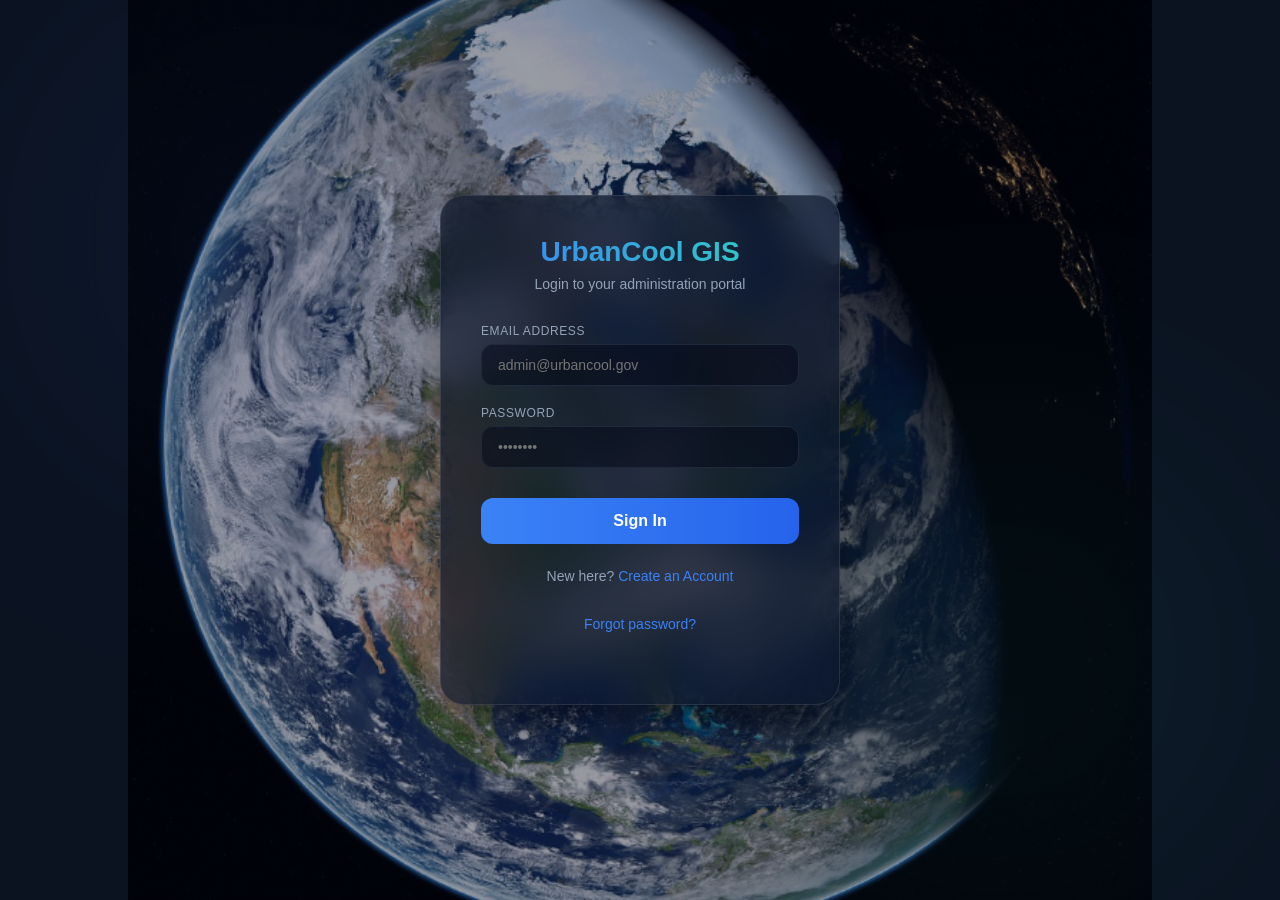
<file: login.html>
﻿<!DOCTYPE html>
<html lang="en">

<head>
    <meta charset="UTF-8">
    <meta name="viewport" content="width=device-width, initial-scale=1.0">
    <title>UrbanCool GIS - Login</title>
    <link rel="stylesheet" href="style.css">
    <style>
        body {
            display: flex;
            align-items: center;
            justify-content: center;
            height: 100vh;
            margin: 0;
            overflow: hidden;
            position: relative;
        }

        body::before {
            content: "";
            position: absolute;
            top: 0;
            left: 0;
            right: 0;
            bottom: 0;
            background: linear-gradient(rgba(2, 6, 23, 0.4), rgba(2, 6, 23, 0.4)), url('earth_bg.png');
            background-size: 80%;
            background-repeat: no-repeat;
            background-position: center;
            z-index: -2;
            animation: bgFloat 40s infinite alternate ease-in-out;
        }

        @keyframes bgFloat {
            0% {
                background-position: 0% 50%;
                transform: scale(1.1);
            }

            100% {
                background-position: 100% 50%;
                transform: scale(1.2);
            }
        }

        .login-card {
            background: rgba(15, 23, 42, 0.7);
            backdrop-filter: blur(20px) saturate(180%);
            border: 1px solid rgba(255, 255, 255, 0.1);
            padding: 40px;
            border-radius: 24px;
            width: 100%;
            max-width: 400px;
            box-shadow: 0 25px 50px -12px rgba(0, 0, 0, 0.5);
            text-align: center;
        }

        .login-card h1 {
            font-size: 28px;
            margin-bottom: 8px;
            background: linear-gradient(to right, #3b82f6, #2dd4bf);
            -webkit-background-clip: text;
            background-clip: text;
            -webkit-text-fill-color: transparent;
        }

        .login-card p {
            color: #94a3b8;
            font-size: 14px;
            margin-bottom: 32px;
        }

        .input-group {
            text-align: left;
            margin-bottom: 20px;
        }

        .login-btn-container {
            width: 100%;
        }

        .footer-links {
            margin-top: 24px;
            font-size: 13px;
            color: #64748b;
        }

        .input-group label {
            display: block;
            font-size: 12px;
            color: #94a3b8;
            margin-bottom: 6px;
            text-transform: uppercase;
            letter-spacing: 0.05em;
        }

        .input-group input {
            width: 100%;
            background: rgba(2, 6, 23, 0.5);
            border: 1px solid #1e293b;
            padding: 12px 16px;
            border-radius: 12px;
            color: white;
            font-size: 14px;
            transition: all 0.3s ease;
        }

        .input-group input:focus {
            outline: none;
            border-color: #3b82f6;
            box-shadow: 0 0 0 4px rgba(59, 130, 246, 0.1);
        }

        .login-btn {
            width: 100%;
            padding: 14px;
            background: linear-gradient(to right, #3b82f6, #2563eb);
            color: white;
            border: none;
            border-radius: 12px;
            font-weight: 600;
            font-size: 16px;
            cursor: pointer;
            transition: all 0.3s ease;
            margin-top: 10px;
        }

        .login-btn:hover {
            transform: translateY(-2px);
            box-shadow: 0 10px 15px -3px rgba(59, 130, 246, 0.4);
        }

        .footer-links {
            margin-top: 24px;
            font-size: 13px;
            color: #64748b;
        }

        .footer-links a {
            color: #3b82f6;
            text-decoration: none;
        }

        .footer-links a:hover {
            text-decoration: underline;
        }

        /* Ambient Glow Objects */
        .glow {
            position: absolute;
            width: 300px;
            height: 300px;
            background: #3b82f6;
            filter: blur(150px);
            opacity: 0.15;
            z-index: -1;
        }

        .glow-1 {
            top: 10%;
            left: 10%;
            animation: pulseGlow 8s infinite alternate;
        }

        .glow-2 {
            bottom: 10%;
            right: 10%;
            background: #2dd4bf;
            animation: pulseGlow 12s infinite alternate-reverse;
        }

        @keyframes pulseGlow {
            0% {
                opacity: 0.15;
                transform: scale(1) translate(0, 0);
            }

            100% {
                opacity: 0.3;
                transform: scale(1.2) translate(50px, 30px);
            }
        }
    </style>
</head>

<body>
    <div class="glow glow-1"></div>
    <div class="glow glow-2"></div>

    <div class="login-card">
        <h1>UrbanCool GIS</h1>
        <p>Login to your administration portal</p>

        <form onsubmit="handleLogin(event)">
            <div class="input-group">
                <label>Email Address</label>
                <input type="email" placeholder="admin@urbancool.gov" required>
            </div>
            <div class="input-group">
                <label>Password</label>
                <input type="password" placeholder="••••••••" required>
            </div>

            <button type="submit" class="login-btn">Sign In</button>
        </form>

        <div class="footer-links">
            <p>New here? <a href="register.html">Create an Account</a></p>
            <p style="margin-top: 8px;"><a href="#">Forgot password?</a></p>
        </div>
    </div>

    <script>
        function handleLogin(e) {
            e.preventDefault();
            // Mock authentication
            const btn = document.querySelector('.login-btn');
            btn.innerText = "Authenticating...";
            btn.style.opacity = "0.7";

            setTimeout(() => {
                window.location.href = "index.html";
            }, 1200);
        }
    </script>
</body>

</html>
</file>
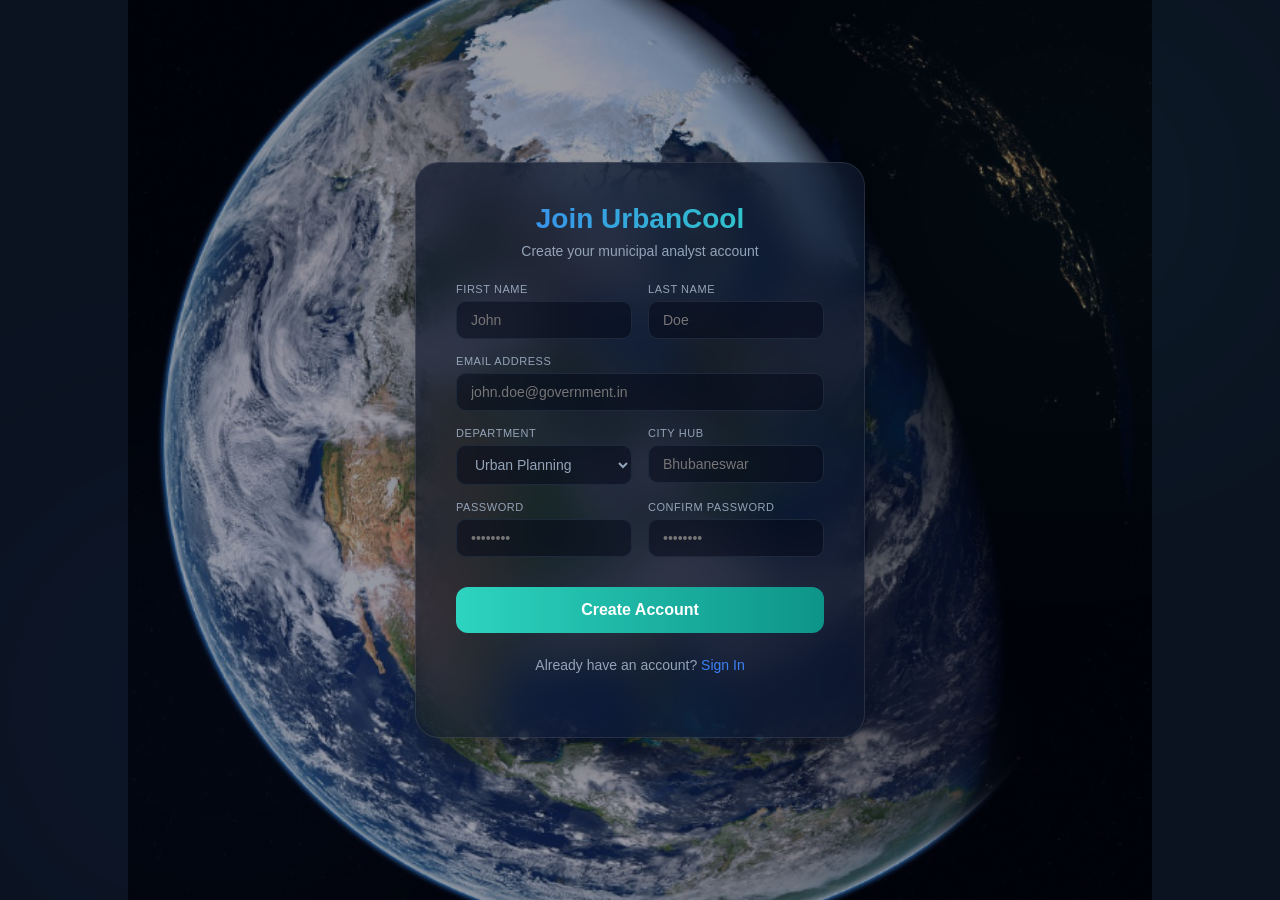
<file: register.html>
﻿<!DOCTYPE html>
<html lang="en">

<head>
    <meta charset="UTF-8">
    <meta name="viewport" content="width=device-width, initial-scale=1.0">
    <title>UrbanCool GIS - Register</title>
    <link rel="stylesheet" href="style.css">
    <style>
        body {
            display: flex;
            align-items: center;
            justify-content: center;
            height: 100vh;
            margin: 0;
            overflow: hidden;
            position: relative;
        }

        body::before {
            content: "";
            position: absolute;
            top: 0;
            left: 0;
            right: 0;
            bottom: 0;
            background: linear-gradient(rgba(2, 6, 23, 0.4), rgba(2, 6, 23, 0.4)), url('earth_bg.png');
            background-size: 80%;
            background-repeat: no-repeat;
            background-position: center;
            z-index: -2;
            animation: bgFloat 40s infinite alternate ease-in-out;
        }

        @keyframes bgFloat {
            0% {
                background-position: 0% 50%;
                transform: scale(1.1);
            }

            100% {
                background-position: 100% 50%;
                transform: scale(1.2);
            }
        }

        .login-card {
            background: rgba(15, 23, 42, 0.7);
            backdrop-filter: blur(20px) saturate(180%);
            border: 1px solid rgba(255, 255, 255, 0.1);
            padding: 40px;
            border-radius: 24px;
            width: 100%;
            max-width: 450px;
            box-shadow: 0 25px 50px -12px rgba(0, 0, 0, 0.5);
            text-align: center;
        }

        .login-card h1 {
            font-size: 28px;
            margin-bottom: 8px;
            background: linear-gradient(to right, #3b82f6, #2dd4bf);
            -webkit-background-clip: text;
            background-clip: text;
            -webkit-text-fill-color: transparent;
        }

        .login-card p {
            color: #94a3b8;
            font-size: 14px;
            margin-bottom: 24px;
        }

        .form-grid {
            display: grid;
            grid-template-columns: 1fr 1fr;
            gap: 16px;
            margin-bottom: 20px;
        }

        .input-group {
            text-align: left;
        }

        .input-group.full-width {
            grid-column: span 2;
        }

        .input-group label {
            display: block;
            font-size: 11px;
            color: #94a3b8;
            margin-bottom: 6px;
            text-transform: uppercase;
            letter-spacing: 0.05em;
        }

        .input-group input,
        .input-group select {
            width: 100%;
            background: rgba(2, 6, 23, 0.5);
            border: 1px solid #1e293b;
            padding: 10px 14px;
            border-radius: 10px;
            color: white;
            font-size: 14px;
            transition: all 0.3s ease;
        }

        .input-group input:focus {
            outline: none;
            border-color: #3b82f6;
            box-shadow: 0 0 0 4px rgba(59, 130, 246, 0.1);
        }

        .register-btn {
            width: 100%;
            padding: 14px;
            background: linear-gradient(to right, #2dd4bf, #0d9488);
            color: white;
            border: none;
            border-radius: 12px;
            font-weight: 600;
            font-size: 16px;
            cursor: pointer;
            transition: all 0.3s ease;
            margin-top: 10px;
        }

        .register-btn:hover {
            transform: translateY(-2px);
            box-shadow: 0 10px 15px -3px rgba(45, 212, 191, 0.4);
        }

        .footer-links {
            margin-top: 24px;
            font-size: 13px;
            color: #64748b;
        }

        .footer-links a {
            color: #3b82f6;
            text-decoration: none;
        }

        .footer-links a:hover {
            text-decoration: underline;
        }

        .glow {
            position: absolute;
            width: 300px;
            height: 300px;
            background: #2dd4bf;
            filter: blur(150px);
            opacity: 0.1;
            z-index: -1;
        }

        .glow-1 {
            top: 5%;
            right: 5%;
        }

        .glow-2 {
            bottom: 5%;
            left: 5%;
            background: #3b82f6;
        }
    </style>
</head>

<body>
    <div class="glow glow-1"></div>
    <div class="glow glow-2"></div>

    <div class="login-card">
        <h1>Join UrbanCool</h1>
        <p>Create your municipal analyst account</p>

        <form onsubmit="handleRegister(event)">
            <div class="form-grid">
                <div class="input-group">
                    <label>First Name</label>
                    <input type="text" placeholder="John" required>
                </div>
                <div class="input-group">
                    <label>Last Name</label>
                    <input type="text" placeholder="Doe" required>
                </div>
                <div class="input-group full-width">
                    <label>Email Address</label>
                    <input type="email" placeholder="john.doe@government.in" required>
                </div>
                <div class="input-group">
                    <label>Department</label>
                    <select style="background: rgba(2, 6, 23, 0.5); border: 1px solid #1e293b; color: #94a3b8;">
                        <option>Urban Planning</option>
                        <option>Environment</option>
                        <option>IT & GIS</option>
                    </select>
                </div>
                <div class="input-group">
                    <label>City Hub</label>
                    <input type="text" placeholder="Bhubaneswar" required>
                </div>
                <div class="input-group">
                    <label>Password</label>
                    <input type="password" placeholder="••••••••" required>
                </div>
                <div class="input-group">
                    <label>Confirm Password</label>
                    <input type="password" placeholder="••••••••" required>
                </div>
            </div>

            <button type="submit" class="register-btn">Create Account</button>
        </form>

        <div class="footer-links">
            <p>Already have an account? <a href="login.html">Sign In</a></p>
        </div>
    </div>

    <script>
        function handleRegister(e) {
            e.preventDefault();
            const btn = document.querySelector('.register-btn');
            btn.innerText = "Creating Account...";
            btn.style.opacity = "0.7";

            setTimeout(() => {
                alert("Account created successfully! Redirecting to login...");
                window.location.href = "login.html";
            }, 1500);
        }
    </script>
</body>

</html>
</file>
<file: style.css>
﻿/* Add to top of style.css */
@import url('https://fonts.googleapis.com/css2?family=Outfit:wght@300;400;600&display=swap');

* {
  font-family: 'Outfit', sans-serif;
}

.left-panel,
.right-panel,
#ai-chatbot {
  background: rgba(15, 23, 42, 0.7) !important;
  backdrop-filter: blur(12px) saturate(180%);
  border: 1px solid rgba(255, 255, 255, 0.1);
}

* {
  margin: 0;
  padding: 0;
  box-sizing: border-box;
  font-family: "Segoe UI", Arial, sans-serif;
}

/* ===============================
   BODY
   =============================== */
body {
  background: #0b1220;
  color: #ffffff;
  height: 100vh;
  overflow: hidden;
}

/* ===============================
   TOP BAR
   =============================== */
/* ===============================
   TOP BAR
   =============================== */
.topbar {
  display: flex;
  justify-content: space-between;
  align-items: center;
  padding: 14px 28px;
  background: #060b18;
  border-bottom: 1px solid #1f2937;
  position: relative;
  /* Create stacking context */
  z-index: 5000;
  /* Higher than map layers */
}

/* ... existing styles ... */

/* Suggestions Dropdown */
.leaflet-control-geocoder-alternatives {
  position: absolute;
  width: 100% !important;
  top: 100% !important;
  /* Below the input */
  left: 0 !important;
  margin-top: 8px;
  border-radius: 8px;
  overflow: hidden;
  box-shadow: 0 10px 15px -3px rgba(0, 0, 0, 0.5);
  background: #1f2937;
  /* Dark dropdown */
  border: 1px solid #374151;
  z-index: 6000 !important;
  /* Extremely high z-index */
}


.topbar h2 {
  font-size: 20px;
  font-weight: 600;
}

#lang-select,
.top-actions select,
.top-actions button {
  padding: 6px 12px;
  margin-left: 10px;
  background: #111827;
  color: #ffffff;
  border: 1px solid #374151;
  border-radius: 6px;
  cursor: pointer;
  font-size: 13px;
}

#lang-select {
  border-color: #3b82f6;
  /* Highlight language selector */
}

#lang-select:hover,
#export-btn:hover,
.top-actions button:hover {
  background: #1f2937;
}

.user-profile {
  display: flex;
  align-items: center;
  gap: 12px;
  padding-left: 20px;
  border-left: 1px solid #374151;
  margin-left: 10px;
}

.user-profile img {
  width: 32px;
  height: 32px;
  border-radius: 50%;
  border: 2px solid #3b82f6;
}

.user-info {
  display: flex;
  flex-direction: column;
}

.username {
  font-size: 13px;
  font-weight: 600;
  color: #f8fafc;
}

.logout {
  font-size: 11px;
  color: #94a3b8;
  text-decoration: none;
  transition: color 0.2s;
}

.logout:hover {
  color: #ef4444;
}

/* ===============================
   MAIN LAYOUT
   =============================== */
.container {
  display: grid;
  grid-template-columns: 260px 1fr 280px;
  height: calc(100vh - 110px);
}

/* ===============================
   LEFT PANEL
   =============================== */
.left-panel {
  padding: 20px;
  background: #0f172a;
  border-right: 1px solid #1f2937;
}

.left-panel h3 {
  margin-bottom: 12px;
  font-size: 15px;
  font-weight: 600;
}

.left-panel label {
  display: block;
  margin: 8px 0;
  font-size: 14px;
  cursor: pointer;
}

.left-panel input[type="range"] {
  width: 100%;
  margin-bottom: 16px;
}

.simulate-btn {
  width: 100%;
  padding: 10px;
  background: #22c55e;
  border: none;
  font-weight: 600;
  border-radius: 8px;
  cursor: pointer;
  color: #052e16;
}

.simulate-btn:hover {
  background: #16a34a;
}

/* ===============================
   MAP AREA
   =============================== */
.map-area {
  padding: 18px;
}

.heatmap {
  height: 100%;
  width: 100%;
  border-radius: 16px;
  overflow: hidden;
  border: 1px solid #1f2937;
}

/* Leaflet controls – dark theme */
.leaflet-control-zoom,
.leaflet-control-layers {
  background: #020617 !important;
  border: 1px solid #334155 !important;
  border-radius: 8px !important;
}

.leaflet-control-zoom a,
.leaflet-control-layers label {
  color: #e5e7eb !important;
  font-size: 13px;
}

/* Pulsing Effect for High Risk Zones */
@keyframes pulse-red {
  0% {
    transform: scale(0.95);
    opacity: 0.7;
  }

  50% {
    transform: scale(1.05);
    opacity: 1;
  }

  100% {
    transform: scale(0.95);
    opacity: 0.7;
  }
}

.animated-circle {
  animation: pulse-red 2s infinite ease-in-out;
}

/* ===============================
   RIGHT PANEL
   =============================== */
.right-panel {
  padding: 20px;
  background: #0f172a;
  border-left: 1px solid #1f2937;
}

.right-panel h3 {
  font-size: 16px;
  margin-bottom: 10px;
}

.right-panel h4 {
  font-size: 14px;
  margin-top: 16px;
  margin-bottom: 6px;
}

.info-box {
  background: #020617;
  padding: 14px;
  border-radius: 10px;
  margin-bottom: 14px;
  border: 1px solid #1f2937;
}

.info-box p {
  font-size: 13px;
  margin-bottom: 4px;
}

.right-panel ul {
  list-style: none;
  margin-left: 0;
  display: flex;
  flex-direction: column;
  gap: 8px;
}

.right-panel ul li {
  background: #1e293b;
  padding: 8px 12px;
  border-radius: 6px;
  font-size: 13px;
  border: 1px solid #334155;
  transition: all 0.2s ease;
  position: relative;
  padding-left: 30px;
}

.right-panel ul li::before {
  content: "✦";
  position: absolute;
  left: 10px;
  color: #fbbf24;
  /* Amber */
}

.right-panel ul li:hover {
  background: #334155;
  border-color: #475569;
  transform: translateX(4px);
}

.cooling {
  margin-top: 10px;
  color: #4ade80;
  font-weight: 600;
  font-size: 14px;
}

/* ===============================
   FOOTER
   =============================== */
.footer {
  display: flex;
  justify-content: space-around;
  align-items: center;
  padding: 12px;
  background: #060b18;
  border-top: 1px solid #1f2937;
  font-size: 13px;
  color: #cbd5f5;
}

/* ===============================
   CUSTOM SEARCH BAR (Header Positioning)
   =============================== */
#search-container {
  flex: 1;
  display: flex;
  justify-content: center;
  align-items: center;
}

.leaflet-control-geocoder {
  position: relative !important;
  /* Reset absolute positioning */
  display: flex;
  align-items: center;
  background: #111827;
  /* Dark background matching theme */
  border: 1px solid #374151;
  border-radius: 8px;
  /* Slightly grounded corners */
  padding: 4px 12px;
  width: 100%;
  max-width: 400px;
  /* Limit width */
  margin: 0 20px;
  box-shadow: none;
  z-index: 100 !important;
}

.leaflet-control-geocoder-form {
  flex: 1;
}

.leaflet-control-geocoder-form input {
  width: 100%;
  border: none;
  outline: none;
  font-size: 14px;
  padding: 8px;
  background: transparent;
  color: #ffffff;
  /* White text for dark mode */
}

/* Placeholder color */
.leaflet-control-geocoder-form input::placeholder {
  color: #9ca3af;
}

.leaflet-control-geocoder-icon {
  display: none !important;
}

/* Custom Search Icon inside the bar */
.leaflet-control-geocoder::before {
  content: '🔍';
  font-size: 16px;
  margin-right: 8px;
  color: #9ca3af;
}

/* Suggestions Dropdown */
.leaflet-control-geocoder-alternatives {
  position: absolute;
  width: 100% !important;
  top: 100% !important;
  /* Below the input */
  left: 0 !important;
  margin-top: 8px;
  border-radius: 8px;
  overflow: hidden;
  box-shadow: 0 10px 15px -3px rgba(0, 0, 0, 0.5);
  background: #1f2937;
  /* Dark dropdown */
  border: 1px solid #374151;
  z-index: 6000 !important;
}

.leaflet-control-geocoder-alternatives li {
  padding: 10px 15px !important;
  border-bottom: 1px solid #374151;
  cursor: pointer;
  background: #1f2937;
  color: #e5e7eb;
  font-size: 13px;
}

.leaflet-control-geocoder-alternatives li:hover {
  background: #374151;
  /* Lighter dark on hover */
}

/* ===============================
   AI CHATBOT STYLES
   =============================== */
#chatbot-toggle {
  position: fixed;
  bottom: 80px;
  right: 20px;
  width: 50px;
  height: 50px;
  background: #3b82f6;
  color: white;
  border: none;
  border-radius: 50%;
  font-size: 24px;
  cursor: pointer;
  z-index: 9999;
  box-shadow: 0 4px 12px rgba(0, 0, 0, 0.5);
  transition: transform 0.3s cubic-bezier(0.175, 0.885, 0.32, 1.275);
}

#chatbot-toggle:hover {
  transform: scale(1.1);
}

#ai-chatbot {
  position: fixed;
  bottom: 140px;
  right: 20px;
  width: 320px;
  height: 450px;
  background: #0f172a;
  border: 1px solid #1e293b;
  border-radius: 12px;
  display: flex;
  flex-direction: column;
  z-index: 9999;
  box-shadow: 0 8px 12px rgba(0, 0, 0, 0.6);
  transition: all 0.3s ease;
  overflow: hidden;
}

.chatbot-collapsed {
  transform: translateY(20px) scale(0.9);
  opacity: 0;
  pointer-events: none;
}

.chatbot-header {
  padding: 12px 16px;
  background: #1e293b;
  display: flex;
  justify-content: space-between;
  align-items: center;
  border-bottom: 1px solid #334155;
}

.chatbot-header span {
  font-weight: 600;
  font-size: 14px;
  color: #3b82f6;
}

#close-chat {
  background: transparent;
  border: none;
  color: #94a3b8;
  font-size: 20px;
  cursor: pointer;
}

.chatbot-body {
  flex: 1;
  padding: 16px;
  overflow-y: auto;
  display: flex;
  flex-direction: column;
  gap: 12px;
}

.msg {
  max-width: 85%;
  padding: 8px 12px;
  border-radius: 8px;
  font-size: 13px;
  line-height: 1.4;
}

.msg.bot {
  background: #1e293b;
  align-self: flex-start;
  color: #e2e8f0;
}

.msg.user {
  background: #3b82f6;
  align-self: flex-end;
  color: white;
}

.chatbot-footer {
  padding: 12px;
  display: flex;
  gap: 8px;
  border-top: 1px solid #334155;
}

.chatbot-footer input {
  flex: 1;
  background: #020617;
  border: 1px solid #334155;
  color: white;
  padding: 8px 12px;
  border-radius: 6px;
  font-size: 13px;
}

.chatbot-footer button {
  background: #3b82f6;
  color: white;
  border: none;
  padding: 8px 12px;
  border-radius: 6px;
  cursor: pointer;
}

.chatbot-footer button:hover {
  background: #2563eb;
}

@keyframes chatFadeIn {
  from {
    opacity: 0;
    transform: translateY(10px);
  }

  to {
    opacity: 1;
    transform: translateY(0);
  }
}

.msg {
  animation: chatFadeIn 0.3s ease forwards;
}
</file>
